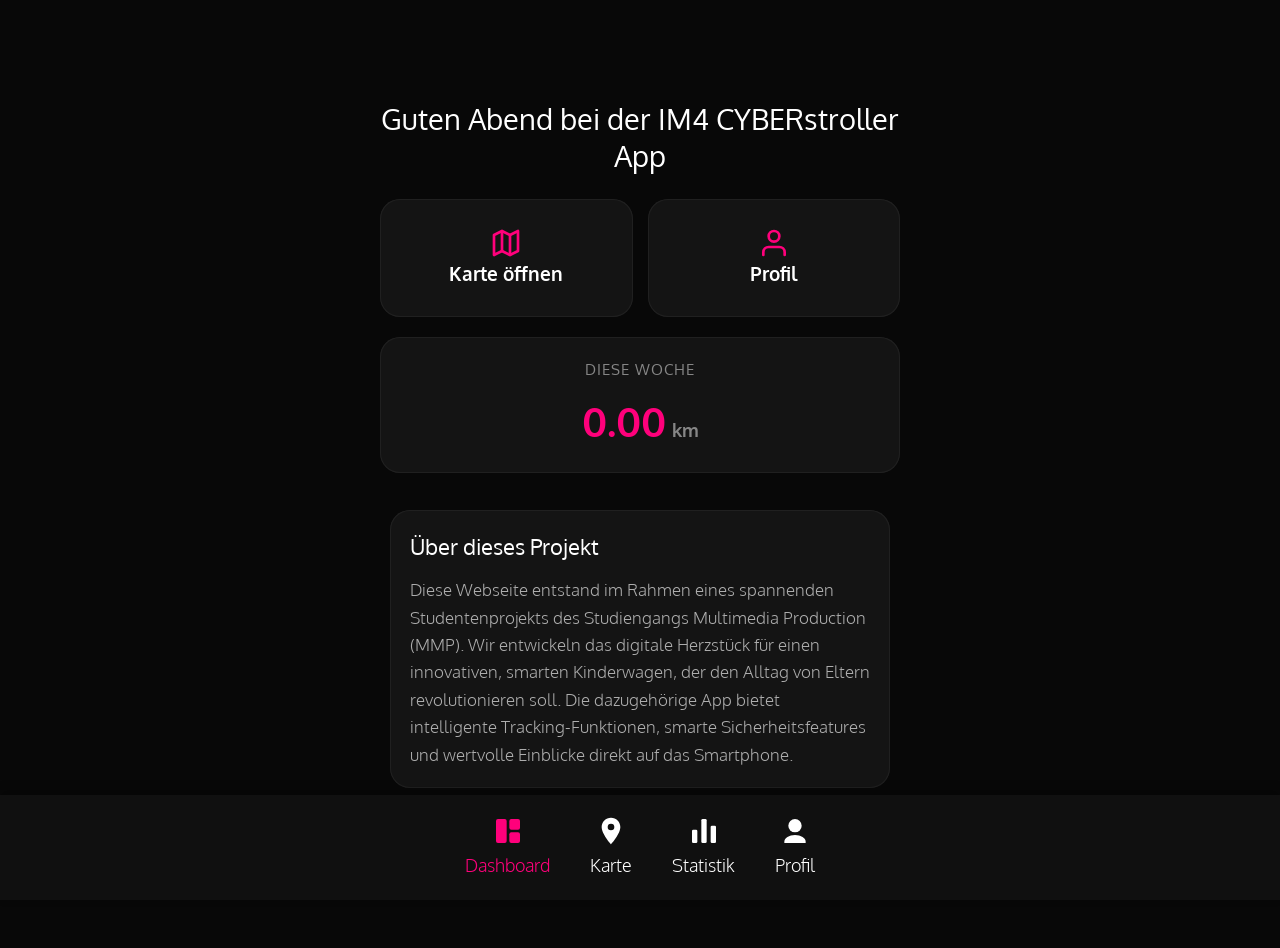
<file: index.html>
<!DOCTYPE html>
<html lang="de-ch">
  <head>
  <meta charset="UTF-8" />
  <meta name="viewport" content="width=device-width, initial-scale=1.0, maximum-scale=1.0, user-scalable=no" />
  <title>CYBERstroller: IM4 WEBSEITE</title>

  <link rel="preconnect" href="https://fonts.googleapis.com">
  <link rel="preconnect" href="https://fonts.gstatic.com" crossorigin>
  <link href="https://fonts.googleapis.com/css2?family=Oxygen:wght@300;400&display=swap" rel="stylesheet">

  <link rel="stylesheet" href="css/style.css" />
    <script src="js/dashboard.js" defer></script>
  </head>
  
  <body>

    <h1 id="dynamicGreeting" style="font-size: 1.6em; margin-top: 20px; margin-bottom: 24px;">
      Willkommen bei der IM4 CYBERstroller App
    </h1>

    <div class="box-group" style="margin-top: 0;">
      
      <div style="display: flex; gap: 15px; width: 100%;">
        
        <a href="mapview.html" class="site-box dashboard-btn">
          <svg xmlns="http://www.w3.org/2000/svg" viewBox="0 0 24 24" width="32" height="32" fill="none" stroke="#ff007b" stroke-width="2" stroke-linecap="round" stroke-linejoin="round">
            <polygon points="3 6 9 3 15 6 21 3 21 18 15 21 9 18 3 21"></polygon>
            <line x1="9" y1="3" x2="9" y2="18"></line>
            <line x1="15" y1="6" x2="15" y2="21"></line>
          </svg>
          <span>Karte öffnen</span>
        </a>

        <a href="protected.html" id="dashProfileBtn" class="site-box dashboard-btn">
          <svg xmlns="http://www.w3.org/2000/svg" viewBox="0 0 24 24" width="32" height="32" fill="none" stroke="#ff007b" stroke-width="2" stroke-linecap="round" stroke-linejoin="round">
            <path d="M20 21v-2a4 4 0 0 0-4-4H8a4 4 0 0 0-4 4v2"></path>
            <circle cx="12" cy="7" r="4"></circle>
          </svg>
          <span id="dashProfileText">Profil</span>
        </a>

      </div>

      <div class="site-box box-full">
        <h3 style="font-size: 0.85em; color: #868686; text-transform: uppercase; letter-spacing: 1px; margin-bottom: 8px; font-weight: normal;">
          Diese Woche
        </h3>
        <div style="display: flex; align-items: baseline; gap: 6px;">
          <span id="weeklyDistance" style="font-size: 2.2em; font-weight: bold; color: #ff007b;">--</span>
          <span style="color: #868686; font-weight: bold;">km</span>
        </div>
      </div>

    </div>

    <div class="site-box box-text" style="margin-top: 10px; margin-bottom: 40px; text-align: left; align-items: flex-start;">
      <h2 style="font-size: 1.2em; margin-bottom: 12px; color: #ffffff;">Über dieses Projekt</h2>
      <p style="font-size: 0.95em; color: #adadad; margin-top: 0; margin-bottom: 0;">
        Diese Webseite entstand im Rahmen eines spannenden Studentenprojekts des Studiengangs Multimedia Production (MMP). 
        Wir entwickeln das digitale Herzstück für einen innovativen, smarten Kinderwagen, der den Alltag von Eltern revolutionieren soll. 
        Die dazugehörige App bietet intelligente Tracking-Funktionen, smarte Sicherheitsfeatures und wertvolle Einblicke direkt auf das Smartphone.
      </p>
    </div>

  <footer>
    <nav class="footer-nav">
      <a href="index.html" class="active">

        <svg xmlns="http://www.w3.org/2000/svg" viewBox="0 0 24 24" width="24" height="24" fill="none">
          <rect x="3" y="3" width="8" height="18" rx="1.5" fill="currentColor" />
          <rect x="13" y="3" width="8" height="8" rx="1.5" fill="currentColor" />
          <rect x="13" y="13" width="8" height="8" rx="1.5" fill="currentColor" />
        </svg>
        
        Dashboard
      </a>

      <a href="mapview.html">

        <svg xmlns="http://www.w3.org/2000/svg" viewBox="0 0 24 24" width="24" height="24" fill="none">
          <path d="M12 2C8.13 2 5 5.13 5 9c0 5.25 7 13 7 13s7-7.75 7-13c0-3.87-3.13-7-7-7zm0 9.5a2.5 2.5 0 1 1 0-5 2.5 2.5 0 0 1 0 5z" fill="currentColor" />
        </svg>
        
        Karte
      </a>

      <a href="data.html">
        
        <svg xmlns="http://www.w3.org/2000/svg" viewBox="0 0 24 24" width="24" height="24" fill="none">
          <rect x="3" y="11" width="4" height="10" rx="1" fill="currentColor" />
          <rect x="10" y="3" width="4" height="18" rx="1" fill="currentColor" />
          <rect x="17" y="8" width="4" height="13" rx="1" fill="currentColor" />
        </svg>
        
        Statistik
      </a>

      <a href="protected.html">
        
        <svg xmlns="http://www.w3.org/2000/svg" viewBox="0 0 24 24" width="24" height="24" fill="none">
          <!-- Head -->
          <circle cx="12" cy="8" r="5" fill="currentColor" />
          <!-- Body/Shoulders -->
          <path d="M12 15c-4.42 0-8 2.24-8 5v1h16v-1c0-2.76-3.58-5-8-5z" fill="currentColor" />
        </svg>

        Profil
      </a>
    </nav>
  </footer>

  
  </body>
</html>
</file>
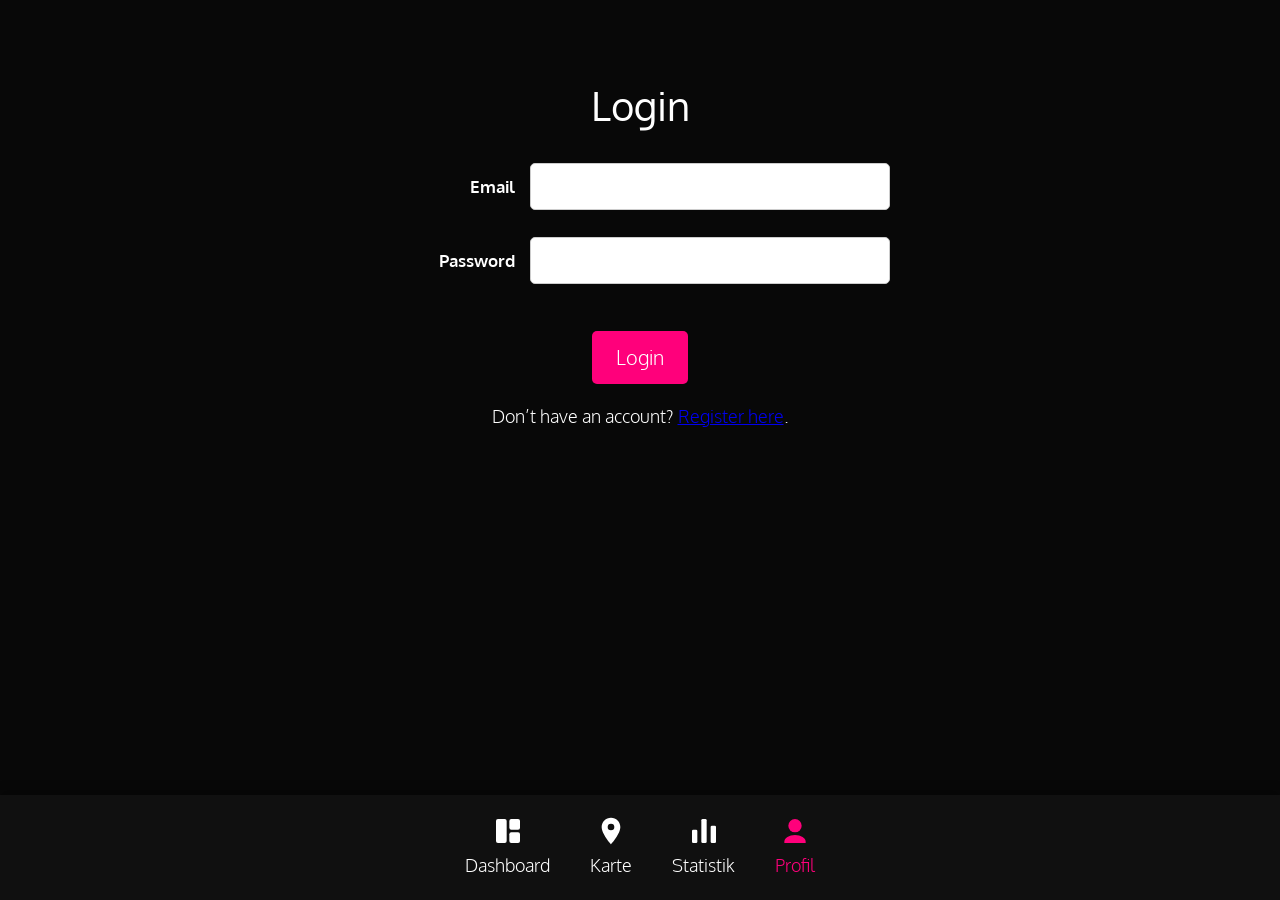
<file: login.html>
<!DOCTYPE html>
<html lang="de-CH">
  <head>
  <meta charset="UTF-8" />
  <meta name="viewport" content="width=device-width, initial-scale=1.0, maximum-scale=1.0, user-scalable=no" />
  <title>Login</title>

  <link rel="preconnect" href="https://fonts.googleapis.com">
  <link rel="preconnect" href="https://fonts.gstatic.com" crossorigin>
  <link href="https://fonts.googleapis.com/css2?family=Oxygen:wght@300;400&display=swap" rel="stylesheet">

  <link rel="stylesheet" href="css/style.css" />
  </head>
  <body>

    <h1>Login</h1>

    <form id="loginForm">
      <div>
        <label>Email</label>
        <input type="email" id="email" required />
      </div>
      <div>
        <label>Password</label>
        <input type="password" id="password" required />
      </div>
      <button type="submit">Login</button>
    </form>

    <p>Don’t have an account? <a href="register.html">Register here</a>.</p>

    <footer>
      <nav class="footer-nav">
        <a href="index.html">

          <svg xmlns="http://www.w3.org/2000/svg" viewBox="0 0 24 24" width="24" height="24" fill="none">
            <rect x="3" y="3" width="8" height="18" rx="1.5" fill="currentColor" />
            <rect x="13" y="3" width="8" height="8" rx="1.5" fill="currentColor" />
            <rect x="13" y="13" width="8" height="8" rx="1.5" fill="currentColor" />
          </svg>
          
          Dashboard
        </a>

        <a href="mapview.html">

          <svg xmlns="http://www.w3.org/2000/svg" viewBox="0 0 24 24" width="24" height="24" fill="none">
            <path d="M12 2C8.13 2 5 5.13 5 9c0 5.25 7 13 7 13s7-7.75 7-13c0-3.87-3.13-7-7-7zm0 9.5a2.5 2.5 0 1 1 0-5 2.5 2.5 0 0 1 0 5z" fill="currentColor" />
          </svg>
          
          Karte
        </a>

        <a href="data.html">
          
          <svg xmlns="http://www.w3.org/2000/svg" viewBox="0 0 24 24" width="24" height="24" fill="none">
            <rect x="3" y="11" width="4" height="10" rx="1" fill="currentColor" />
            <rect x="10" y="3" width="4" height="18" rx="1" fill="currentColor" />
            <rect x="17" y="8" width="4" height="13" rx="1" fill="currentColor" />
          </svg>
          
          Statistik
        </a>

        <a href="protected.html" class="active">
          
          <svg xmlns="http://www.w3.org/2000/svg" viewBox="0 0 24 24" width="24" height="24" fill="none">
            <!-- Head -->
            <circle cx="12" cy="8" r="5" fill="currentColor" />
            <!-- Body/Shoulders -->
            <path d="M12 15c-4.42 0-8 2.24-8 5v1h16v-1c0-2.76-3.58-5-8-5z" fill="currentColor" />
          </svg>

          Profil
        </a>
      </nav>
    </footer>

    <script src="js/login.js"></script>
  </body>
</html>
</file>
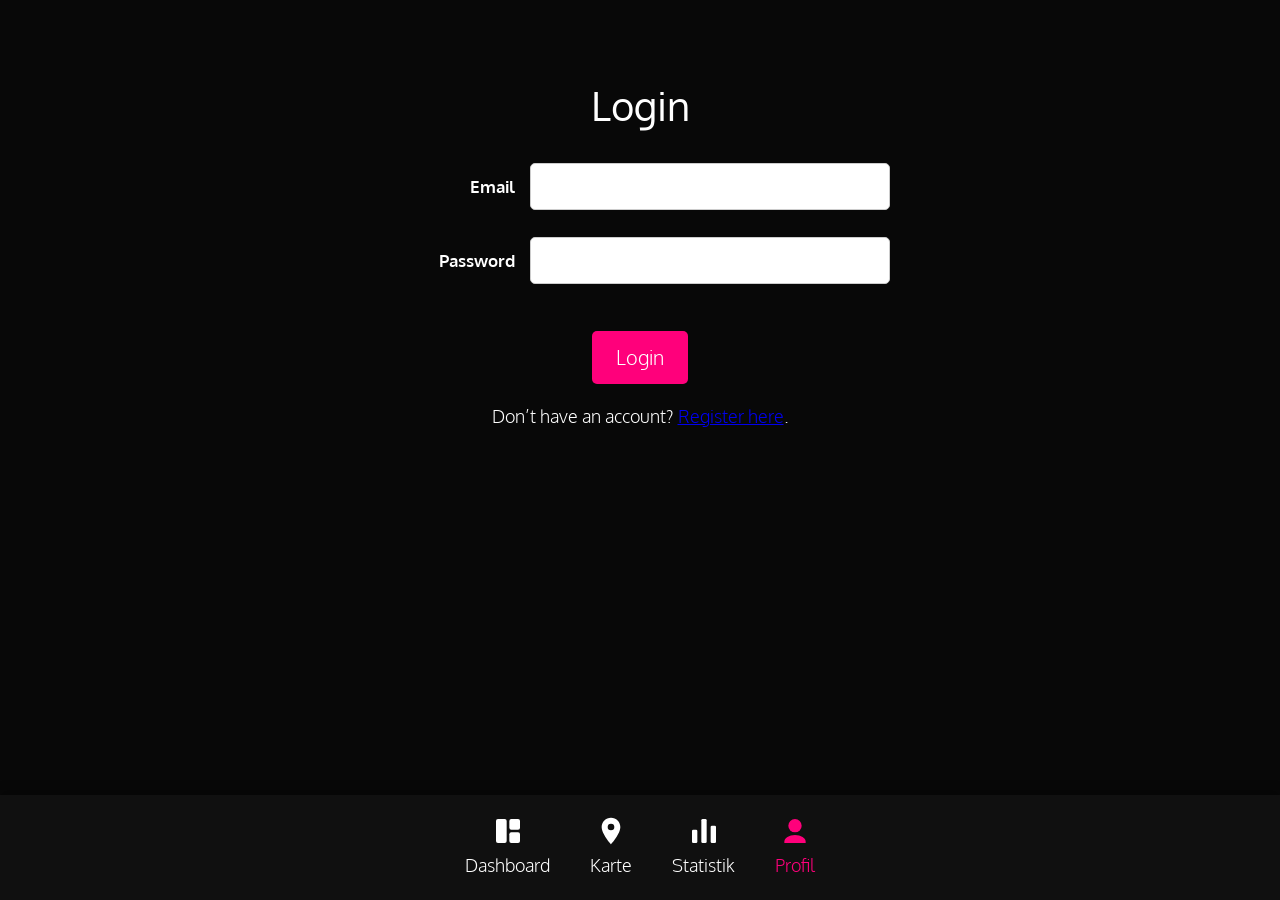
<file: protected.html>
<!DOCTYPE html>
<html lang="de-CH">
  <head>
  <meta charset="UTF-8" />
  <meta name="viewport" content="width=device-width, initial-scale=1.0, maximum-scale=1.0, user-scalable=no" />
  <title>Profil - Protected Page</title>

  <link rel="preconnect" href="https://fonts.googleapis.com">
  <link rel="preconnect" href="https://fonts.gstatic.com" crossorigin>
  <link href="https://fonts.googleapis.com/css2?family=Oxygen:wght@300;400&display=swap" rel="stylesheet">

  <link rel="stylesheet" href="css/style.css" />
  </head>
  <body>


    <div class="box-group">

      

      <!-- This is where we'll dynamically show the protected content -->
      <div class="site-box box-full">

        <div class="profile-header site-box-content" >
          <div class="profile-avatar"> <!-- Simple avatar icon using SVG -->
            <svg xmlns="http://www.w3.org/2000/svg" viewBox="0 0 24 24" fill="currentColor">
              <circle cx="12" cy="8" r="5" />
              <path d="M12 15c-4.42 0-8 2.24-8 5v1h16v-1c0-2.76-3.58-5-8-5z" />
            </svg>
          </div>

          <div id="protectedContent">
          </div>
        </div>
          <button onclick="window.location.href='unfinished.html'" class="box-btn-1"><p>Profil bearbeiten</p></button>
      </div>

      <!-- kinderwagen section-->
      <div class="site-box box-full">

          <div class="stroller-section">
            <svg xmlns="http://www.w3.org/2000/svg" viewBox="0 0 24 24" width="32" height="32" class="baby-icon" fill="none" stroke="currentColor" stroke-width="1" stroke-linecap="round" stroke-linejoin="round">
    
              <path d="M 16.5 6 A 7.5 7.5 0 0 1 19 10.5 A 1.5 1.5 0 0 1 19 13.5 A 7.5 7.5 0 0 1 5 13.5 A 1.5 1.5 0 0 1 5 10.5 A 7.5 7.5 0 0 1 12 3.5 C 16 3.5, 15 9.5, 12 9.5 C 10 9.5, 10 6.5, 12 6.5" />
              
              <circle cx="9.5" cy="12.5" r="1.5" fill="currentColor" stroke="none" />
              <circle cx="14.5" cy="12.5" r="1.5" fill="currentColor" stroke="none" />
              
            </svg>
  
            <p>Meine Kinderwagen</p>
          </div>

          <button onclick="window.location.href='data.html'" class="box-btn-2 stroller-select-btn">

            <svg xmlns="http://www.w3.org/2000/svg" viewBox="0 0 16 16" width="12" height="12" class="status-dot-active">
              <circle cx="8" cy="8" r="8" fill="currentColor" />
            </svg>

            <div class="stroller-btn-text">
              <span class="stroller-name">Baby Buggy</span>
              <span class="stroller-status-active">Aktiv</span>
            </div>

            <svg xmlns="http://www.w3.org/2000/svg" viewBox="0 0 24 24" width="20" height="20" fill="none" stroke="currentColor" stroke-width="2" stroke-linecap="round" stroke-linejoin="round" class="chevron-icon">
              <polyline points="9 18 15 12 9 6"></polyline>
            </svg>

          </button>

          <button onclick="window.location.href='unfinished.html'" class="box-btn-2 stroller-select-btn">

            <svg xmlns="http://www.w3.org/2000/svg" viewBox="0 0 16 16" width="12" height="12" class="status-dot-inactive">
              <circle cx="8" cy="8" r="8" fill="currentColor" />
            </svg>

            <div class="stroller-btn-text">
              <span class="stroller-name">Jogger Sport</span>
              <span class="stroller-status-inactive">Inaktiv</span>
            </div>

            <svg xmlns="http://www.w3.org/2000/svg" viewBox="0 0 24 24" width="20" height="20" fill="none" stroke="currentColor" stroke-width="2" stroke-linecap="round" stroke-linejoin="round" class="chevron-icon">
              <polyline points="9 18 15 12 9 6"></polyline>
            </svg>

          </button>

          <button onclick="window.location.href='unfinished.html'" class="box-btn-2 stroller-select-btn">

            <svg xmlns="http://www.w3.org/2000/svg" viewBox="0 0 24 24" width="20" height="20" fill="none" stroke="currentColor" stroke-width="1.5" stroke-linecap="round" stroke-linejoin="round" class="plus-icon">
              <line x1="12" y1="5" x2="12" y2="19"></line>
              <line x1="5" y1="12" x2="19" y2="12"></line>
            </svg>

            <span>Neuen Kinderwagen hinzufügen</span>

          </button>

      </div>

      <!-- 3 einstellungs buttons-->
      <div class="settings-menu">
  
        <button onclick="window.location.href='unfinished.html'" class="settings-btn">

          <svg xmlns="http://www.w3.org/2000/svg" viewBox="0 0 24 24" width="24" height="24" fill="none" stroke="currentColor" stroke-width="2" stroke-linecap="round" stroke-linejoin="round" class="setting-icon">
            <circle cx="12" cy="12" r="3"></circle>
            <path d="M19.4 15a1.65 1.65 0 0 0 .33 1.82l.06.06a2 2 0 0 1 0 2.83 2 2 0 0 1-2.83 0l-.06-.06a1.65 1.65 0 0 0-1.82-.33 1.65 1.65 0 0 0-1 1.51V21a2 2 0 0 1-2 2 2 2 0 0 1-2-2v-.09A1.65 1.65 0 0 0 9 19.4a1.65 1.65 0 0 0-1.82.33l-.06.06a2 2 0 0 1-2.83 0 2 2 0 0 1 0-2.83l.06-.06a1.65 1.65 0 0 0 .33-1.82 1.65 1.65 0 0 0-1.51-1H3a2 2 0 0 1-2-2 2 2 0 0 1 2-2h.09A1.65 1.65 0 0 0 4.6 9a1.65 1.65 0 0 0-.33-1.82l-.06-.06a2 2 0 0 1 0-2.83 2 2 0 0 1 2.83 0l.06.06a1.65 1.65 0 0 0 1.82.33H9a1.65 1.65 0 0 0 1-1.51V3a2 2 0 0 1 2-2 2 2 0 0 1 2 2v.09a1.65 1.65 0 0 0 1 1.51 1.65 1.65 0 0 0 1.82-.33l.06-.06a2 2 0 0 1 2.83 0 2 2 0 0 1 0 2.83l-.06.06a1.65 1.65 0 0 0-.33 1.82V9a1.65 1.65 0 0 0 1.51 1H21a2 2 0 0 1 2 2 2 2 0 0 1-2 2h-.09a1.65 1.65 0 0 0-1.51 1z"></path>
          </svg>

          <span class="setting-text">Einstellungen</span>

          <svg xmlns="http://www.w3.org/2000/svg" viewBox="0 0 24 24" width="20" height="20" fill="none" stroke="currentColor" stroke-width="2" stroke-linecap="round" stroke-linejoin="round" class="chevron-icon">
            <polyline points="9 18 15 12 9 6"></polyline>
          </svg>

        </button>

        <button onclick="window.location.href='unfinished.html'" class="settings-btn">

          <svg xmlns="http://www.w3.org/2000/svg" viewBox="0 0 24 24" width="24" height="24" fill="none" stroke="currentColor" stroke-width="2" stroke-linecap="round" stroke-linejoin="round" class="setting-icon">
            <path d="M18 8A6 6 0 0 0 6 8c0 7-3 9-3 9h18s-3-2-3-9"></path>
            <path d="M13.73 21a2 2 0 0 1-3.46 0"></path>
          </svg>

          <span class="setting-text">Benachrichtigungen</span>

          <svg xmlns="http://www.w3.org/2000/svg" viewBox="0 0 24 24" width="20" height="20" fill="none" stroke="currentColor" stroke-width="2" stroke-linecap="round" stroke-linejoin="round" class="chevron-icon">
            <polyline points="9 18 15 12 9 6"></polyline>
          </svg>

        </button>

        <button id="datenschutzBtn" class="settings-btn">

          <svg xmlns="http://www.w3.org/2000/svg" viewBox="0 0 24 24" width="24" height="24" fill="none" stroke="currentColor" stroke-width="2" stroke-linecap="round" stroke-linejoin="round" class="setting-icon">
            <path d="M12 22s8-4 8-10V5l-8-3-8 3v7c0 6 8 10 8 10z"></path>
          </svg>

          <span class="setting-text">Datenschutz & Sicherheit</span>

          <svg xmlns="http://www.w3.org/2000/svg" viewBox="0 0 24 24" width="20" height="20" fill="none" stroke="currentColor" stroke-width="2" stroke-linecap="round" stroke-linejoin="round" class="chevron-icon">
            <polyline points="9 18 15 12 9 6"></polyline>
          </svg>
          
        </button>
      </div>

      <!--anna was here-->

      <!-- logout button-->
      <button class="logout-btn" id="logoutBtn">
        <svg xmlns="http://www.w3.org/2000/svg" viewBox="0 0 24 24" fill="none" stroke="currentColor" stroke-width="2" stroke-linecap="round" stroke-linejoin="round" class="icon-logout">
          <path d="M9 21H5a2 2 0 0 1-2-2V5a2 2 0 0 1 2-2h4"></path>
          <polyline points="16 17 21 12 16 7"></polyline>
          <line x1="21" y1="12" x2="9" y2="12"></line>
        </svg>
        Logout
      </button>


    <div id="datenschutzPanel" class="ios-panel">
      <div class="ios-panel-header">
        <button id="closePanelBtn" class="panel-back-btn">
          <svg xmlns="http://www.w3.org/2000/svg" viewBox="0 0 24 24" width="24" height="24" fill="none" stroke="currentColor" stroke-width="2.5" stroke-linecap="round" stroke-linejoin="round">
            <polyline points="15 18 9 12 15 6"></polyline>
          </svg>
          Profil
        </button>
        <span class="panel-title">Datenschutz</span>
        <div style="width: 60px;"></div> 
      </div>

      <div class="ios-panel-content">
        <div class="site-box box-full">
          <div class="guete_text">
            <h1>oooooh ismael <3 </h1>
            <p>Im Projektgewusel, zwischen Deadline und Plan,<br>
                fängt mit Ismael der Tag erst richtig an.<br>
                Mit Ruhe im Blick und einem Lächeln so hell,<br>
                löst er jedes Problem, mal leise, mal schnell.<br>
                <br>
                
                Er behält die Nerven, wenn der Zeitplan mal wankt,<br>
                ein Kollege, bei dem man sich gerne bedankt.<br>
                Denn Ismael tüftelt mit Herz und Verstand,<br>
                er reicht uns im Chaos stets sicher die Hand.<br>
                <br>

                Und schleicht sich mal Müdigkeit heimlich hier ein,<br>
                muss Adriel sicher in der Nähe sein.<br>
                Mit einem Spruch oder einem witzigen Blick,<br>
                bringt er uns den Fokus ein Stückchen zurück.<br>
                <br>

                Doch Ismael bleibt unser Fels und unser Licht,<br>
                ohne ihn liefe das Ganze hier sicher nicht.<br>
                Ein kluger Kopf und ein Herz aus Gold,<br>
                dem man im Team gerne Beifall zollt.<br>
                <br>

                So macht die Arbeit gleich doppelt so viel Spaß,<br>
                mit Ismael am Steuer geben wir richtig Gas.<br>
                Danke für alles, für den Fleiß und das Sein -<br>
                du bringst in das Projekt den Sonnenschein!</p>
          </div>
        </div>
      </div>
    </div>
    
    <footer>
      <nav class="footer-nav">
        <a href="index.html">

          <svg xmlns="http://www.w3.org/2000/svg" viewBox="0 0 24 24" width="24" height="24" fill="none">
            <rect x="3" y="3" width="8" height="18" rx="1.5" fill="currentColor" />
            <rect x="13" y="3" width="8" height="8" rx="1.5" fill="currentColor" />
            <rect x="13" y="13" width="8" height="8" rx="1.5" fill="currentColor" />
          </svg>
          
          Dashboard
        </a>

        <a href="mapview.html">

          <svg xmlns="http://www.w3.org/2000/svg" viewBox="0 0 24 24" width="24" height="24" fill="none">
            <path d="M12 2C8.13 2 5 5.13 5 9c0 5.25 7 13 7 13s7-7.75 7-13c0-3.87-3.13-7-7-7zm0 9.5a2.5 2.5 0 1 1 0-5 2.5 2.5 0 0 1 0 5z" fill="currentColor" />
          </svg>
          
          Karte
        </a>

        <a href="data.html">
          
          <svg xmlns="http://www.w3.org/2000/svg" viewBox="0 0 24 24" width="24" height="24" fill="none">
            <rect x="3" y="11" width="4" height="10" rx="1" fill="currentColor" />
            <rect x="10" y="3" width="4" height="18" rx="1" fill="currentColor" />
            <rect x="17" y="8" width="4" height="13" rx="1" fill="currentColor" />
          </svg>
          
          Statistik
        </a>

        <a href="protected.html" class="active">
          
          <svg xmlns="http://www.w3.org/2000/svg" viewBox="0 0 24 24" width="24" height="24" fill="none">
            <!-- Head -->
            <circle cx="12" cy="8" r="5" fill="currentColor" />
            <!-- Body/Shoulders -->
            <path d="M12 15c-4.42 0-8 2.24-8 5v1h16v-1c0-2.76-3.58-5-8-5z" fill="currentColor" />
          </svg>

          Profil
        </a>
      </nav>
    </footer>
    
    <script src="js/protected.js"></script>
    <script src="js/logout.js"></script>
  </body>
</html>
</file>
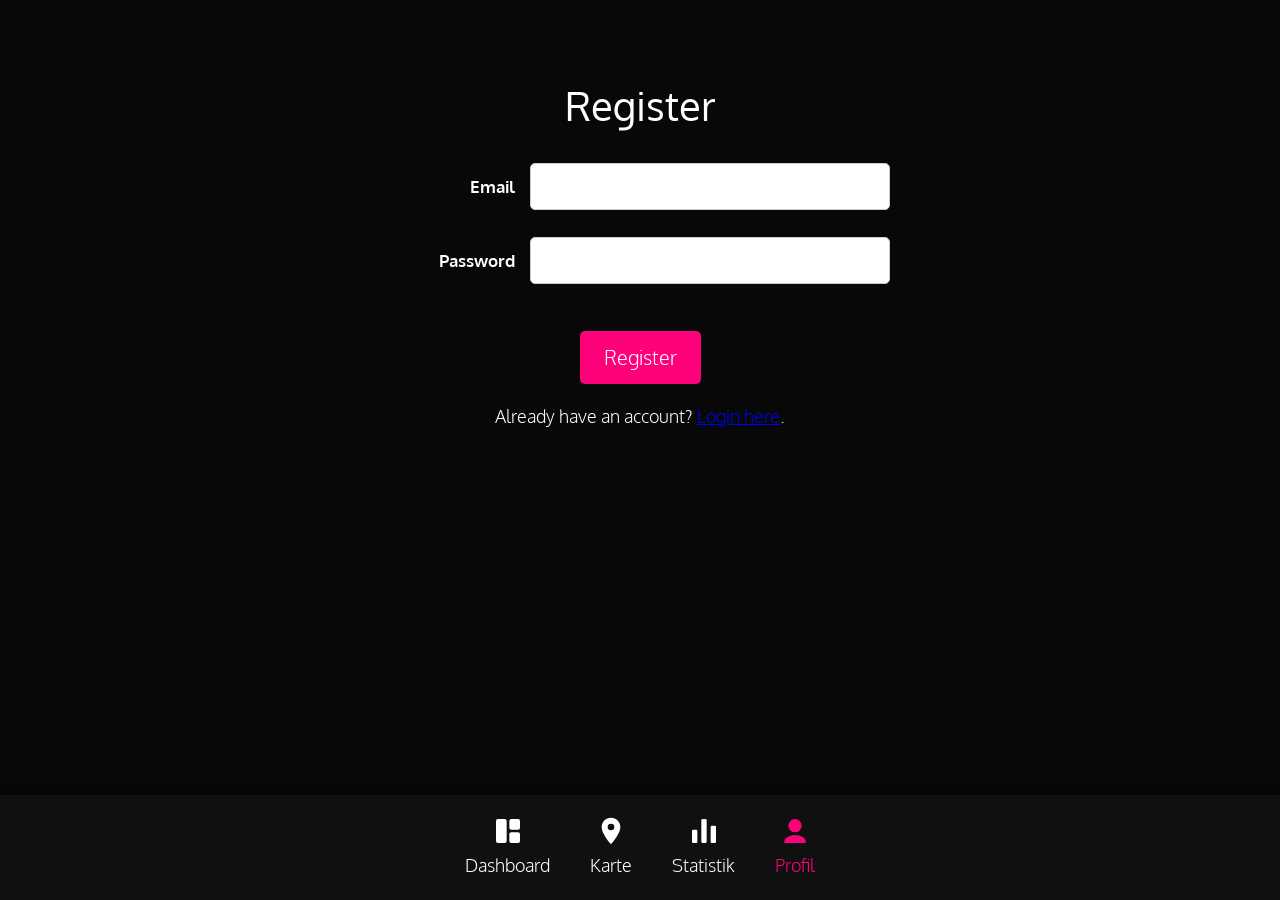
<file: register.html>
<!DOCTYPE html>
<html lang="de-CH">
  <head>
    <meta charset="UTF-8" />
    <meta name="viewport" content="width=device-width, initial-scale=1.0, maximum-scale=1.0, user-scalable=no" />
    <title>Register</title>

    <link rel="preconnect" href="https://fonts.googleapis.com">
    <link rel="preconnect" href="https://fonts.gstatic.com" crossorigin>
    <link href="https://fonts.googleapis.com/css2?family=Oxygen:wght@300;400&display=swap" rel="stylesheet">

    <link rel="stylesheet" href="css/style.css" />
  </head>
  <body>

    <h1>Register</h1>

    <form id="registerForm">
      <div>
        <label>Email</label>
        <input type="email" id="email" required />
      </div>
      <div>
        <label>Password</label>
        <input type="password" id="password" required />
      </div>
      <button type="submit">Register</button>
    </form>

    <p>Already have an account? <a href="login.html">Login here</a>.</p>

    <footer>
      <nav class="footer-nav">
        <a href="index.html">

          <svg xmlns="http://www.w3.org/2000/svg" viewBox="0 0 24 24" width="24" height="24" fill="none">
            <rect x="3" y="3" width="8" height="18" rx="1.5" fill="currentColor" />
            <rect x="13" y="3" width="8" height="8" rx="1.5" fill="currentColor" />
            <rect x="13" y="13" width="8" height="8" rx="1.5" fill="currentColor" />
          </svg>
          
          Dashboard
        </a>

        <a href="mapview.html">

          <svg xmlns="http://www.w3.org/2000/svg" viewBox="0 0 24 24" width="24" height="24" fill="none">
            <path d="M12 2C8.13 2 5 5.13 5 9c0 5.25 7 13 7 13s7-7.75 7-13c0-3.87-3.13-7-7-7zm0 9.5a2.5 2.5 0 1 1 0-5 2.5 2.5 0 0 1 0 5z" fill="currentColor" />
          </svg>
          
          Karte
        </a>

        <a href="data.html">
          
          <svg xmlns="http://www.w3.org/2000/svg" viewBox="0 0 24 24" width="24" height="24" fill="none">
            <rect x="3" y="11" width="4" height="10" rx="1" fill="currentColor" />
            <rect x="10" y="3" width="4" height="18" rx="1" fill="currentColor" />
            <rect x="17" y="8" width="4" height="13" rx="1" fill="currentColor" />
          </svg>
          
          Statistik
        </a>

        <a href="protected.html" class="active">
          
          <svg xmlns="http://www.w3.org/2000/svg" viewBox="0 0 24 24" width="24" height="24" fill="none">
            <!-- Head -->
            <circle cx="12" cy="8" r="5" fill="currentColor" />
            <!-- Body/Shoulders -->
            <path d="M12 15c-4.42 0-8 2.24-8 5v1h16v-1c0-2.76-3.58-5-8-5z" fill="currentColor" />
          </svg>

          Profil
        </a>
      </nav>
    </footer>

    <script src="js/register.js"></script>
  </body>
</html>
</file>
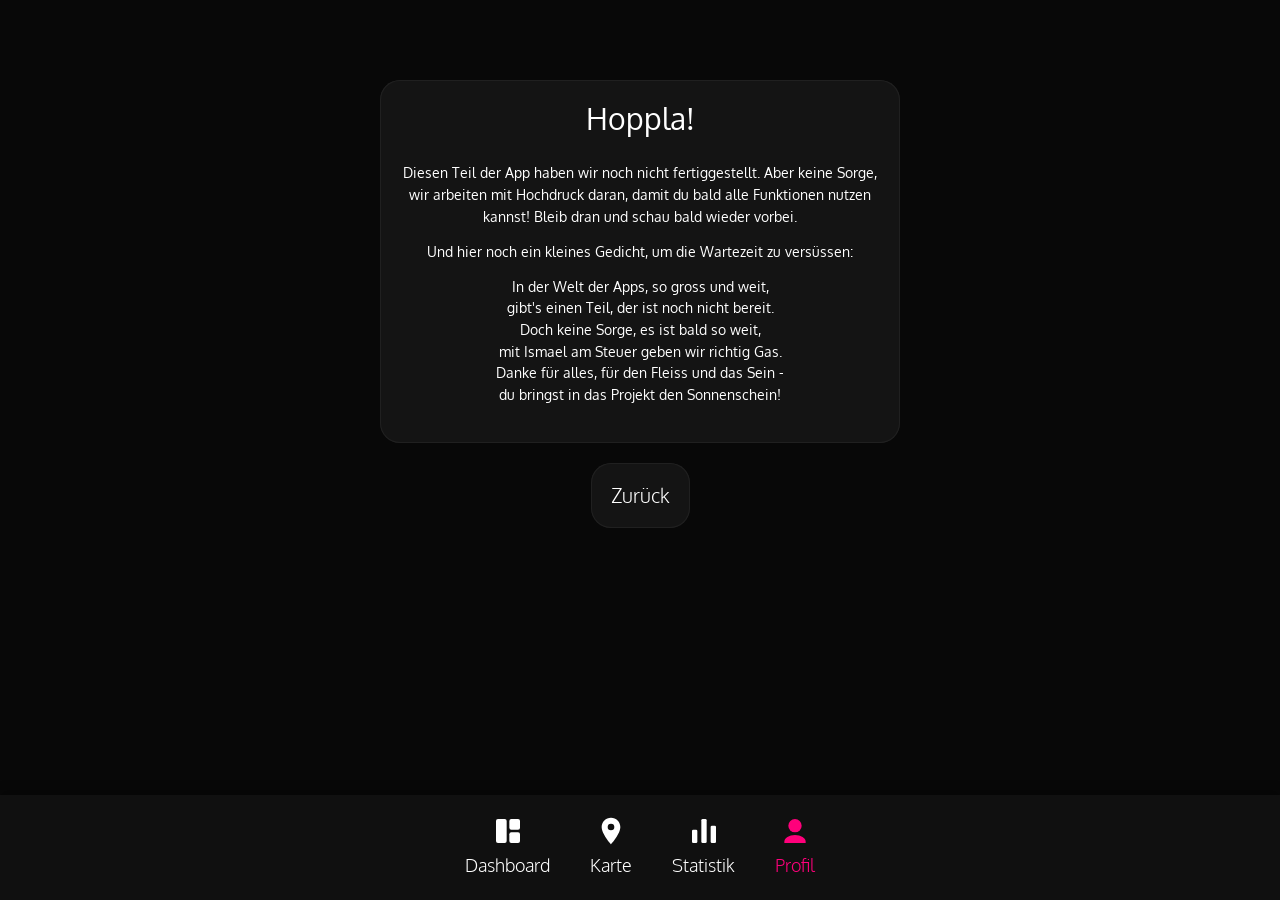
<file: unfinished.html>
<!DOCTYPE html>
<html lang="de-CH">
  <head>
    <meta charset="UTF-8" />
    <meta name="viewport" content="width=device-width, initial-scale=1.0, maximum-scale=1.0, user-scalable=no" />
    <title>Whoops!</title>

    <link rel="preconnect" href="https://fonts.googleapis.com">
    <link rel="preconnect" href="https://fonts.gstatic.com" crossorigin>
    <link href="https://fonts.googleapis.com/css2?family=Oxygen:wght@300;400&display=swap" rel="stylesheet">

    <link rel="stylesheet" href="css/style.css" />
  </head>
  <body>

    
    <div class="site-box box-full">
        <div class="guete_text" >
          <h1>Hoppla! </h1>
          <p>Diesen Teil der App haben wir noch nicht fertiggestellt. Aber keine Sorge, wir arbeiten mit Hochdruck daran, damit du bald alle Funktionen nutzen kannst! Bleib dran und schau bald wieder vorbei.</p>
          <p>Und hier noch ein kleines Gedicht, um die Wartezeit zu versüssen:</p>
          <p>In der Welt der Apps, so gross und weit,<br>
               gibt's einen Teil, der ist noch nicht bereit.<br>
               Doch keine Sorge, es ist bald so weit,<br>
               mit Ismael am Steuer geben wir richtig Gas.<br>
               Danke für alles, für den Fleiss und das Sein -<br>
               du bringst in das Projekt den Sonnenschein!</p>
        </div>

    </div>
    
    <button id="backBtn" class="site-box box-fit">
        Zurück
    </button>

    <footer>
      <nav class="footer-nav">
        <a href="index.html">

          <svg xmlns="http://www.w3.org/2000/svg" viewBox="0 0 24 24" width="24" height="24" fill="none">
            <rect x="3" y="3" width="8" height="18" rx="1.5" fill="currentColor" />
            <rect x="13" y="3" width="8" height="8" rx="1.5" fill="currentColor" />
            <rect x="13" y="13" width="8" height="8" rx="1.5" fill="currentColor" />
          </svg>
          
          Dashboard
        </a>

        <a href="mapview.html">

          <svg xmlns="http://www.w3.org/2000/svg" viewBox="0 0 24 24" width="24" height="24" fill="none">
            <path d="M12 2C8.13 2 5 5.13 5 9c0 5.25 7 13 7 13s7-7.75 7-13c0-3.87-3.13-7-7-7zm0 9.5a2.5 2.5 0 1 1 0-5 2.5 2.5 0 0 1 0 5z" fill="currentColor" />
          </svg>
          
          Karte
        </a>

        <a href="data.html">
          
          <svg xmlns="http://www.w3.org/2000/svg" viewBox="0 0 24 24" width="24" height="24" fill="none">
            <rect x="3" y="11" width="4" height="10" rx="1" fill="currentColor" />
            <rect x="10" y="3" width="4" height="18" rx="1" fill="currentColor" />
            <rect x="17" y="8" width="4" height="13" rx="1" fill="currentColor" />
          </svg>
          
          Statistik
        </a>

        <a href="protected.html" class="active">
          
          <svg xmlns="http://www.w3.org/2000/svg" viewBox="0 0 24 24" width="24" height="24" fill="none">
            <!-- Head -->
            <circle cx="12" cy="8" r="5" fill="currentColor" />
            <!-- Body/Shoulders -->
            <path d="M12 15c-4.42 0-8 2.24-8 5v1h16v-1c0-2.76-3.58-5-8-5z" fill="currentColor" />
          </svg>

          Profil
        </a>
      </nav>
    </footer>
    
    <script src="js/hoppla.js"></script>
  </body>
</html>
</file>
<file: css/style.css>
/* style.css */
* {
  margin: 0;
  padding: 0;
  box-sizing: border-box;
}

html, body{
  overflow-x: hidden;
  width: 100%;
  position: relative;
}

body {
  font-family: "Oxygen", sans-serif;
  font-weight: 300; 

  font-size: 18px; /* Increased base size for mobile readability */
  color: #FFFFFF;
  max-width: 600px;
  /* 80px top padding protects the H1 from overlapping with the absolute login button */
  padding: 80px 10px 120px 10px; 
  line-height: 1.6;
  margin: 0 auto;
  text-align: center;
  display: flex;
  flex-direction: column;
  align-items: center;
  justify-content: flex-start;
  min-height: 100vh;
  background-color: #080808;
}

h1 {
  font-size: 1.8em;
  margin-bottom: 0.8em;
  line-height: 1.3;
  font-weight: 400;
}

h2 {
  font-size: 1.4em;
  margin-bottom: 0.8em;
  font-weight: 400;
}

form {
  width: 100%;
  display: flex;
  flex-direction: column;
  align-items: center;
}

form > div {
  margin-bottom: 1.5em;
  width: 100%;
  text-align: left; /* Better for mobile forms */
}

label {
  display: block; /* Stacks labels above inputs on mobile */
  margin-bottom: 8px;
  font-weight: bold;
  font-size: 0.95em; 
}

/* Responsive inputs with thumb-friendly touch targets */
input[type="email"],
input[type="password"],
input[type="number"],
input[type="text"] {
  width: 100%; 
  padding: 12px; /* Taller input fields */
  font-size: 1em;
  border: 1px solid #ccc;
  border-radius: 5px;
}

/* Chunky, mobile-friendly buttons */
button {
  padding: 14px 24px;
  font-size: 1.1em;
  font-family: inherit;
  font-weight: inherit;
  border: none;
  border-radius: 5px;
  background-color: #ff007b;
  color: white;
  cursor: pointer;
  margin-top: 1em;
  width: 100%; /* Full-width button on mobile */
  max-width: 300px;
  transition: background-color 0.2s;
}

button:hover {
  background-color: #323232;
}
 
.logout-btn{
  display: inline-flex;
  align-items: center;
  justify-content: center;
  gap: 8px;
  padding: 8px 16px;

  background-color: transparent; 
  color: #ff3333;               
  border: 1px solid #ff3333;     
  border-radius: 5px;
  
  font-size: 0.9em;
  font-weight: bold;
  cursor: pointer;
  transition: all 0.2s ease;
}

.logout-btn svg {
  width: 18px;
  height: 18px;
}

.logout-btn:hover {
  background-color: #ff3333;
  color: white;
  box-shadow: 0 4px 12px rgba(255, 51, 51, 0.3); 
}

p {
  margin-top: 1em;
  margin-bottom: 1em;
}



/* FOOTER ----------------------------------------------------------------------------------------------*/
footer {
  position: fixed;
  bottom: 0;
  left: 0;
  right: 0;
  width: 100%;
  background-color: #101010;
  z-index: 1000;
  padding: 10px 0;
  box-shadow: 0 -4px 10px rgba(0, 0, 0, 0.3); /* shadow above bar*/
}

.footer-nav {
  display: flex;
  flex-direction: row;
  justify-content: center;
  gap: 10px;
  flex-wrap: wrap;
}

.footer-nav a {
  display: flex;             /* Makes the link a flex container */
  flex-direction: column;    /* Stacks the icon on top of the text */
  align-items: center;       /* Centers them perfectly */
  gap: 4px;                  /* Adds a tiny space between the icon and text */
  text-decoration: none;
  color: #FFFFFF;
  font-weight: thin;
  padding: 10px;
}

.footer-nav a:hover {
  text-decoration: none;
}

/* stuff for active selected page in the nav menu*/

.footer-nav a svg {
  width: 32px;            /* Increased from 24px for better thumb visibility */
  height: 32px;
  transition: transform 0.2s ease, fill 0.2s ease;
}

/* Hover effects for desktop/interaction, only elemenst without .active */
.footer-nav a:not(.active):hover svg {
  transform: translateY(-2px); /* Subtle lift effect only for inactive links */
}

/* THE ACTIVE PAGE HIGHLIGHT */
/* When an 'a' tag has the class 'active', turn both the text and its SVG pink! */
.footer-nav a.active {
  color: #ff007b;          /* Matches your primary button pink */
}

.footer-nav a.active svg {
  fill: #ff007b;          /* Overrides currentColor to make the icon pink too */
}


/* rules for box-specific css. this is the base for creating site boxes--------------------------------------------- */

.site-box {
  /* base: controls the look*/ 
  background-color: #141414;
  padding: 20px;
  border-radius: 20px;
  color: #fff;
  box-shadow: inset 0 0 0 1px #202020;

  display: flex;        
  flex-direction: column;      /* Stacks content vertically inside */
  align-items: center;         /* Centers content horizontally */
  justify-content: center;
  text-align: center;
  width: 100%;
}

/* flex layout helper fir icons and text inside the site box */
.site-box-content{
  display: flex;
  align-items: center;
  justify-content: center;
  gap: 12px;                   /* Perfect gap for symbols and text */
  width: 100%;
}

/*size modifier utilities for site boxes. these can be added as extra classes to the box element to make it bigger or smaller*/
.box-fit { width: max-content; }  /* Shrinks strictly to the exact text/icon size */
.box-full { width: 100%; }        /* Fills whatever layout container it is thrown into */
.box-text { max-width: 500px; }   /* Perfect for reading paragraphs (like your old info box) */
.box-btn-1 { 
  background-color: transparent;
  border: 1px solid #868686;     
  color: #fff;
  font-weight: thin;
  font-size: 0.8em;
  padding: 5px 16px;
  border-radius: 12px;
  align-self: stretch;
  width: 100%;
  max-width: none;
}

.box-btn-2 { 
  display: flex;
  justify-content: flex-start;
  background-color: #242424;
  color: #fff;
  font-weight: thin;
  font-size: 0.8em;
  padding: 15px 16px;
  border-radius: 12px;
  align-self: stretch;
  width: 100%;
  max-width: none;

  align-items: center;
  gap: 8px;
}

.box-btn-2:hover {
  background-color: #2d2d2d;
  color: white;
}

/* for grouping multiple boxes together with a nice gap and centered alignment. add this class to the parent container of the boxes */
.box-group{
  display: flex;
  flex-wrap: wrap;       /* Prevents them from squashing on tiny screens */
  justify-content: center; /* Centers the whole group */
  gap: 20px;             /* THE INVISIBLE FORCEFIELD BETWEEN THEM */
  margin: 1.5em 0;       /* Gives the group itself breathing room from text */
  width: 100%;
}


/* ------------------------------------------------------------------------------------------------------------------------------------ */
/* TABLET & DESKTOP OVERRIDES             */
/* ------------------------------------------------------------------------------------------------------------------------------------ */
@media (min-width: 768px) {
  body {
    padding: 80px 40px 120px 40px; /* Wider side margins on desktop */
  }
  
  h1 {
    font-size: 2.2em;
  }

  form > div {
    display: flex;
    align-items: center;
    max-width: 500px;
    margin: 0 auto 1.5em auto;
  }

  label {
    width: 140px; /* Bring back side-by-side labels for desktop */
    margin-bottom: 0;
    text-align: right;
    padding-right: 15px;
  }

  input[type="email"],
  input[type="password"],
  input[type="number"],
  input[type="text"] {
    width: calc(100% - 140px);
  }

  button {
    width: auto; /* Button shrinks to fit text on desktop */
  }
  
  
  .footer-nav {
    gap: 20px;
  }
}

/* INDEX dashboard page STYLING ----------------------------------------------------------------------------------------------*/

.dashboard-btn {
    flex: 1; /* Splits the flex row perfectly 50/50 */
    padding: 28px 10px;
    text-decoration: none; /* Removes standard link underlines */
    transition: transform 0.2s ease, background-color 0.2s ease;
    min-width: 0; /* Prevents overflow pushing the screen */
}

/* Adds a satisfying physical "push" effect when tapped on a phone */
.dashboard-btn:active {
    transform: scale(0.96); 
    background-color: #202020;
}

.dashboard-btn span {
    font-weight: bold;
    font-size: 1.05em;
    color: #ffffff;
}

/* DATA.HTML specific css */

/* profil page stuff ----------------------------------------------------------------------------------------------*/

.profile-avatar {
  display: inline-flex;
  align-items: center;
  justify-content: center;

  width: 80px; 
  height: 80px;

  flex-shrink: 0;            /* Prevents the avatar from shrinking in tight spaces / mobile */
  
  background-color: #4d0025; /* Dunkles, sattes Pink für den Hintergrund */
  color: #ff007b;            /* Das knallige Pink, das vom SVG via currentColor geerbt wird */
  border-radius: 50%;        /* Macht aus dem Viereck einen perfekten Kreis */

}

.profile-avatar svg { /* svg skalierung*/
  width: 44px;
  height: 44px;
}

.profile-header {
  display: flex;
  flex-direction: row;
  align-items: center;
  justify-content: center;
  gap: 20px; 

  width: 100%;
  max-width: 500px;
  margin: 2em auto;          /* Centers the entire block on the page */
}

/*dynamic protectedContent  style*/
#protectedContent {
  text-align: left;      /* Overrides the body's center alignment */
  display: flex;          /* Gives the text some breathing room from the edges */
  flex-direction: column;
  gap: 5px;

  min-width: 0;          /* Prevents overflow issues in tight spaces */
  flex: 1;                  /* Allows the content to grow and fill available space */
}

#protectedContent h3, 
#protectedContent p {
  margin: 0; 

  /* Forces long emails/IDs to wrap to the next line */
  word-wrap: break-word;
  overflow-wrap: break-word;
}


#protectedContent h3 {
  /* Shrinks the greeting text slightly */
  font-size: 1.1em; 
}

#protectedContent p {
  /* Shrinks the User ID text and makes it a sleek grey */
  font-size: 0.85em; 
  color: #868686;
}


/*meine-kinderwagen section*/

.stroller-section{
  display: flex;
  align-items: center;       /* Centers the text and icon vertically */
  justify-content: flex-start;   /* Centers the whole block on the screen */
  gap: 12px;                 /* The breathing room between icon and text */
  margin-bottom: 10px;       /* Pushes your boxes down below it */
  width: 100%;
}

.baby-icon {
  color: #ff007b;            /* Injects your exact pink color into the SVG */
  flex-shrink: 0;            /* DON'T DELETE: Prevents Flexbox from squashing the baby head */
}

.stroller-section p {
  margin: 0;                 /* Strips the default p margins so it doesn't ruin the vertical alignment */
  color: #ffffff;            /* Keeps the text white, separate from the pink icon */
}



    /* einzelne kinderwagen-buttons*/
.stroller-select-btn{
  display: flex;
  align-items: center;
  text-align: left;      /* Overrides the default centered button text */
  padding: 12px 16px;    /* Slightly taller padding to fit the two lines of text */
  width: 100%;
  max-width: none;
}

/* The Text Wrapper */
.stroller-select-btn .stroller-btn-text {
  display: flex;
  flex-direction: column;
  flex-grow: 1;          /* THE MAGIC BULLET: This forces the text block to take up all empty space, pushing the chevron to the far right edge! */
  padding: 5px 12px;       /* Breathing room between the text and the icons */
}

/* The Top Text (Name) */
.stroller-select-btn .stroller-name {
  font-size: 1em;
  font-weight: bold;
  color: #ffffff;
}

/* The Bottom Text (Status) */
.stroller-select-btn .stroller-status-active {
  font-size: 0.75em;
  color: #ff007b;        /* Make the "Active" text pink to match the dot */
  text-transform: uppercase;
  letter-spacing: 0.5px; /* Makes tiny uppercase letters easier to read */
}

.stroller-status-inactive {
  font-size: 0.75em;
  color: #adadad;        /* A subtle grey for "Inactive" status */
  text-transform: uppercase;
  letter-spacing: 0.5px;
}

/* The Chevron Icon */
.chevron-icon {
  color: #868686;        /* A subtle grey so it doesn't fight with the pink dot for attention */
  flex-shrink: 0;        /* Do not let the browser squash my chevron! */
  transition: transform 0.2s ease;
}

/* Bonus: Make the chevron jump slightly when hovering to beg for a click */
.stroller-select-btn:hover .chevron-icon {
  transform: translateX(4px);
  color: #ffffff;
}

.status-dot-active {
  color: #ff007b; /* Injects your pink */
  flex-shrink: 0; /* Prevents the dot from turning into an oval. DO NOT DELETE. */
  
  /* Optional: Add a tiny glowing pulse if you want it to actually look 'active' */
  box-shadow: 0 0 8px rgba(255, 0, 123, 0.4);
  border-radius: 50%;
}

.status-dot-inactive {
  color: #adadad; 
  flex-shrink: 0; /* Prevents the dot from turning into an oval. DO NOT DELETE. */
}

/*floating settings buttons */

/*wrapper*/
.settings-menu {
  display: flex;
  flex-direction: column;
  width: 100%;
  gap: 10px;
}

/* The individual floating buttons */
.settings-btn {
  display: flex;
  align-items: center;
  width: 100%;
  max-width: none;
  margin: 0;
  
  /* Strip away the default button garbage */
  background-color: #141414; 
  border: none;
  border-radius: 15px; 
  box-shadow: inset 0 0 0 1px #202020;
  
  padding: 20px 24px; /* Taller padding makes it easy to tap with a thumb */
  
  text-align: left;
  cursor: pointer;
  transition: all 0.2s ease;
}

.settings-btn:hover {
  background-color: #232323; 
  border-radius: 12px; 
}

.settings-btn:hover .chevron-icon {
  transform: translateX(4px);
  color: #ffffff;
}

.setting-icon {
  color: #ff007b;
  flex-shrink: 0;
}

.setting-text {
  flex-grow: 1;
  font-size: 0.8em;
  color: #ffffff;
  margin: 0 16px; /* Gap between the icon and the text */
  font-weight: normal; 
}

/* slide screen overlay / ios style screen view panels------------------ */

.ios-panel {
  position: fixed;
  top: 0;
  bottom: 0;
  left: 0;
  right: 0;
  width: 100%;
  max-width: 600px;            /* Keeps structural alignment uniform with your body width */
  margin: 0 auto;              /* Centers layer perfectly over layouts on wider desktop screens */
  background-color: #080808;   /* Complete solid match to the main page canvas color */
  z-index: 2000;               /* Steps safely above fixed navigation footer layers */
  
  /* THE TRANSFORMATION ENGINE: Starts 100% hidden off the right-hand boundary wall */
  transform: translateX(100%);
  transition: transform 0.38s cubic-bezier(0.32, 0.94, 0.6, 1), 
                visibility 0s linear 0.38s;
  visibility: hidden;          /* Hides the panel from screen readers and prevents interaction when off-screen */ 
}

/* Slide directly into full focus when the class is toggled active */
.ios-panel.open {
  transform: translateX(0);
  visibility: visible; /* Makes the panel interactive and visible to screen readers when open */
  transition: transform 0.38s cubic-bezier(0.32, 0.94, 0.6, 1), 
                visibility 0s linear 0s;
}

/* Native UI style navigation title header ribbon */
.ios-panel-header {
  display: flex;
  justify-content: space-between;
  align-items: center;
  padding: 16px 20px;
  background-color: #121212;
  border-bottom: 1px solid #1c1c1c;
  width: 100%;
}

.panel-title {
  font-weight: 400;
  font-size: 1em;
  color: #ffffff;
}

/* Borderless back-navigation interactive link */
.panel-back-btn {
  display: inline-flex;
  align-items: center;
  gap: 4px;
  background: transparent;
  border: none;
  color: #ff007b;             /* Brand primary signature pink color */
  font-size: 0.95em;
  font-weight: 300;
  cursor: pointer;
  padding: 0;
  margin: 0;
  width: auto;
  max-width: none;
}

.panel-back-btn svg {
  flex-shrink: 0;
}

/* Dynamic sub-content view scroll region */
.ios-panel-content {
  padding: 30px 20px 120px 20px;
  overflow-y: auto;
  height: calc(100vh - 60px);  /* Safely accounts for header vertical offset bounds */
}

.guete_text {
  font-size: 0.75em;
  font-weight: 400;
  color: #ffffff;
  margin-bottom: 4px;
}

/* STATISTIK PAGE ----------------------------------------------------------------------------------------------*/
/*segmented tab buttons*/
.data-text{
  width: 100%;
  text-align: left;
  margin-bottom: 10px;
}

.data-text h2, .data-text p{
  margin: 0;
}

.tab-bar {
  display: flex;
  background-color: #141414; /* Matches your site-box dark grey */
  border-radius: 12px;
  padding: 6px;
  margin-bottom: 24px;
  width: 100%;
  box-shadow: inset 0 0 0 1px #202020;
  gap: 5px;
}

.tab-btn {
  flex: 1; /* Makes both buttons take up exactly 50% of the bar */
  background-color: transparent;
  color: #868686;
  border: none;
  border-radius: 8px;
  padding: 10px 0;
  font-size: 0.9em;
  font-weight: bold;
  cursor: pointer;
  transition: all 0.2s ease;
  margin: 0; /* Overrides the rogue 1em margin on base buttons */
  max-width: none; /* Kills the 300px limit */
}

/* The Active Tab Highlight */
.tab-btn.active {
  background-color: #ff007b; 
  color: #fff;            
  box-shadow: 0 2px 8px rgba(0,0,0,0.3);
}

/* Hiding and Showing Content */
.tab-content {
  display: none; /* Hidden by default */
  width: 100%;
  max-width: 100%;
  box-sizing: border-box;
}

.tab-content.active {
  display: block; /* Shown when active */
  animation: fadeIn 0.3s ease; /* Tiny slick animation */
}

@keyframes fadeIn {
  from { opacity: 0; transform: translateY(5px); }
  to { opacity: 1; transform: translateY(0); }
}

/* The Date Picker */
.date-picker-container {
  margin-bottom: 24px;
  width: 100%;
}

.baba-date-input {
  display: block;
  width: 100%;

  /* STRIP APPLE'S HIDDEN RULES: Forces iOS to treat this like a normal box */
  -webkit-appearance: none;
  appearance: none;

  background-color: #141414;
  color: #ffffff;
  border: 1px solid #333333;
  padding: 14px 16px;
  border-radius: 12px;
  font-size: 16px;
  font-family: inherit;
  color-scheme: dark; /* Forces the browser to render a dark-mode calendar dropdown! */
  outline: none;
}

.baba-date-input:focus {
  border-color: #ff007b;
}

/* month view chart rules*/
.chart-card-wrapper {
    align-items: stretch !important; /* Spans inner containers wall-to-wall */
    text-align: left !important;
    padding: 24px !important;
}

.chart-header {
    margin-bottom: 20px;
    width: 100%;
}

.chart-header h3 {
    font-size: 1.1em;
    font-weight: 400;
    color: #ffffff;
    margin-bottom: 4px;
}

.chart-header p {
    font-size: 0.8em;
    color: #868686;
    margin: 0;
}

.chart-container {
    position: relative;
    width: 100%;
    
    /* Responsive aspect ratio safety bounds */
    height: 200px; 
}


/* 3 data widgets for single day view */
.stats-grid {
  display: flex;
  flex-direction: row;
  gap: 8px; /* Spacing between the cards */
  width: 100%;
}

.stat-card {
  background-color: #141414;
  border-radius: 16px;
  padding: 16px 4px;
  display: flex;
  flex-direction: column;
  align-items: center;
  justify-content: center;
  box-shadow: inset 0 0 0 1px #202020;

  flex: 1; /* Makes all cards take up equal width */
  min-width: 0; /* Fixes overflow issues with flex items */
}

.stat-value {
  font-size: 1.25em;
  font-weight: bold;
  color: #ff007b;
  margin-bottom: 4px;
  white-space: nowrap;
}

.stat-label {
  font-size: 0.65em;
  color: #868686;
  text-transform: uppercase;
  letter-spacing: 0.5px;
  white-space: nowrap;
}

/* dynamic route (slide page) cards ----------------------------------------*/
.route-box {
    align-items: stretch !important; /* Forces internal columns to span edge-to-edge */
    text-align: left !important;
    padding: 22px 24px;
    width: 100%;

    cursor: pointer;
    transition: background-color 0.2s ease;
}

.route-box:active { /* subtle flash when tapped*/
    background-color: #202020; 
}

.route-box-header {
    display: flex;
    justify-content: space-between;
    align-items: center;
    border-bottom: 1px solid #202020;
    padding-bottom: 12px;
    margin-bottom: 16px;
    width: 100%;
}

.route-title {
    font-weight: bold;
    color: #ffffff;
    font-size: 1.05em;
}

.route-time {
    font-size: 0.85em;
    color: #868686;
}

.route-box-stats {
    display: flex;
    justify-content: space-between;
    width: 100%;
}

.route-box-stats > div {
    display: flex;
    flex-direction: column;
    align-items: flex-start;
}

.route-box-stats span {
    font-size: 1.1em;
    font-weight: bold;
    color: #ff007b; /* High visibility branding pink */
}

.route-box-stats label {
    font-size: 0.75em;
    color: #868686;
    text-transform: uppercase;
    letter-spacing: 0.5px;
    margin-top: 4px;
    margin-bottom: 0;
    font-weight: normal;
}


/* MAP VIEW STUFF -----------------------------------------------------------------------------------------------*/

#map {
    width: 100%;
    height: 60vh;            /* Takes up 60% of the screen height */
    border-radius: 20px;
    background-color: #141414;
    box-shadow: inset 0 0 0 1px #202020;
    margin-bottom: 24px;
    z-index: 1;              /* Keeps map layers safely below the sticky headers and footers */
}

/* Custom styling to force Leaflet's default popups into your premium dark mode theme */
.leaflet-popup-content-wrapper, .leaflet-popup-tip {
    background: #141414 !important;
    color: #fff !important;
    border: 1px solid #202020;
    font-family: inherit;
}

/* tracking button controls ----------------------------------------*/

.tracking-action-container {
    width: 100%;
    padding: 0 10px;
    margin-bottom: 20px;
}

.track-btn {
    width: 100%;
    max-width: none;
    margin-top: 0;
    padding: 16px;
    border-radius: 14px;
    font-size: 1.1em;
    font-weight: bold;
    letter-spacing: 0.5px;
    transition: all 0.3s cubic-bezier(0.4, 0, 0.2, 1);
}

/* Active "Ready to Start" State: Signature Pink */
.track-btn.start-state {
    background-color: #ff007b;
    color: #ffffff;
    box-shadow: 0 4px 14px rgba(255, 0, 123, 0.4);
}

/* Active "Recording Walk" State: Muted Border Look */
.track-btn.stop-state {
    background-color: #141414;
    color: #ff3333; /* Crimson red warning text */
    border: 1px solid #ff3333;
    box-shadow: inset 0 0 10px rgba(255, 51, 51, 0.1);
}

/* slide detailed walk view ----------------------------------------*/
/* overlay für wenn es keine routendaten gibt */
.map-error-overlay {
    position: absolute;
    top: 0;
    left: 0;
    width: 100%;
    height: 100%;
    background-color: rgba(20, 20, 20, 0.9); /* Solid dark mask matching your boxes */
    border-radius: 16px;
    z-index: 10; /* Places it safely ABOVE the Leaflet map layer canvas */
    
    /* Center layout alignments */
    display: none; /* Hidden by default; JavaScript will turn this into 'flex' if needed */
    flex-direction: column;
    align-items: center;
    justify-content: center;
    
    color: #868686;
    font-size: 0.95em;
    font-weight: 300;
    pointer-events: none; /* Allows click through inputs to elements underneath if needed */
}
</file>
